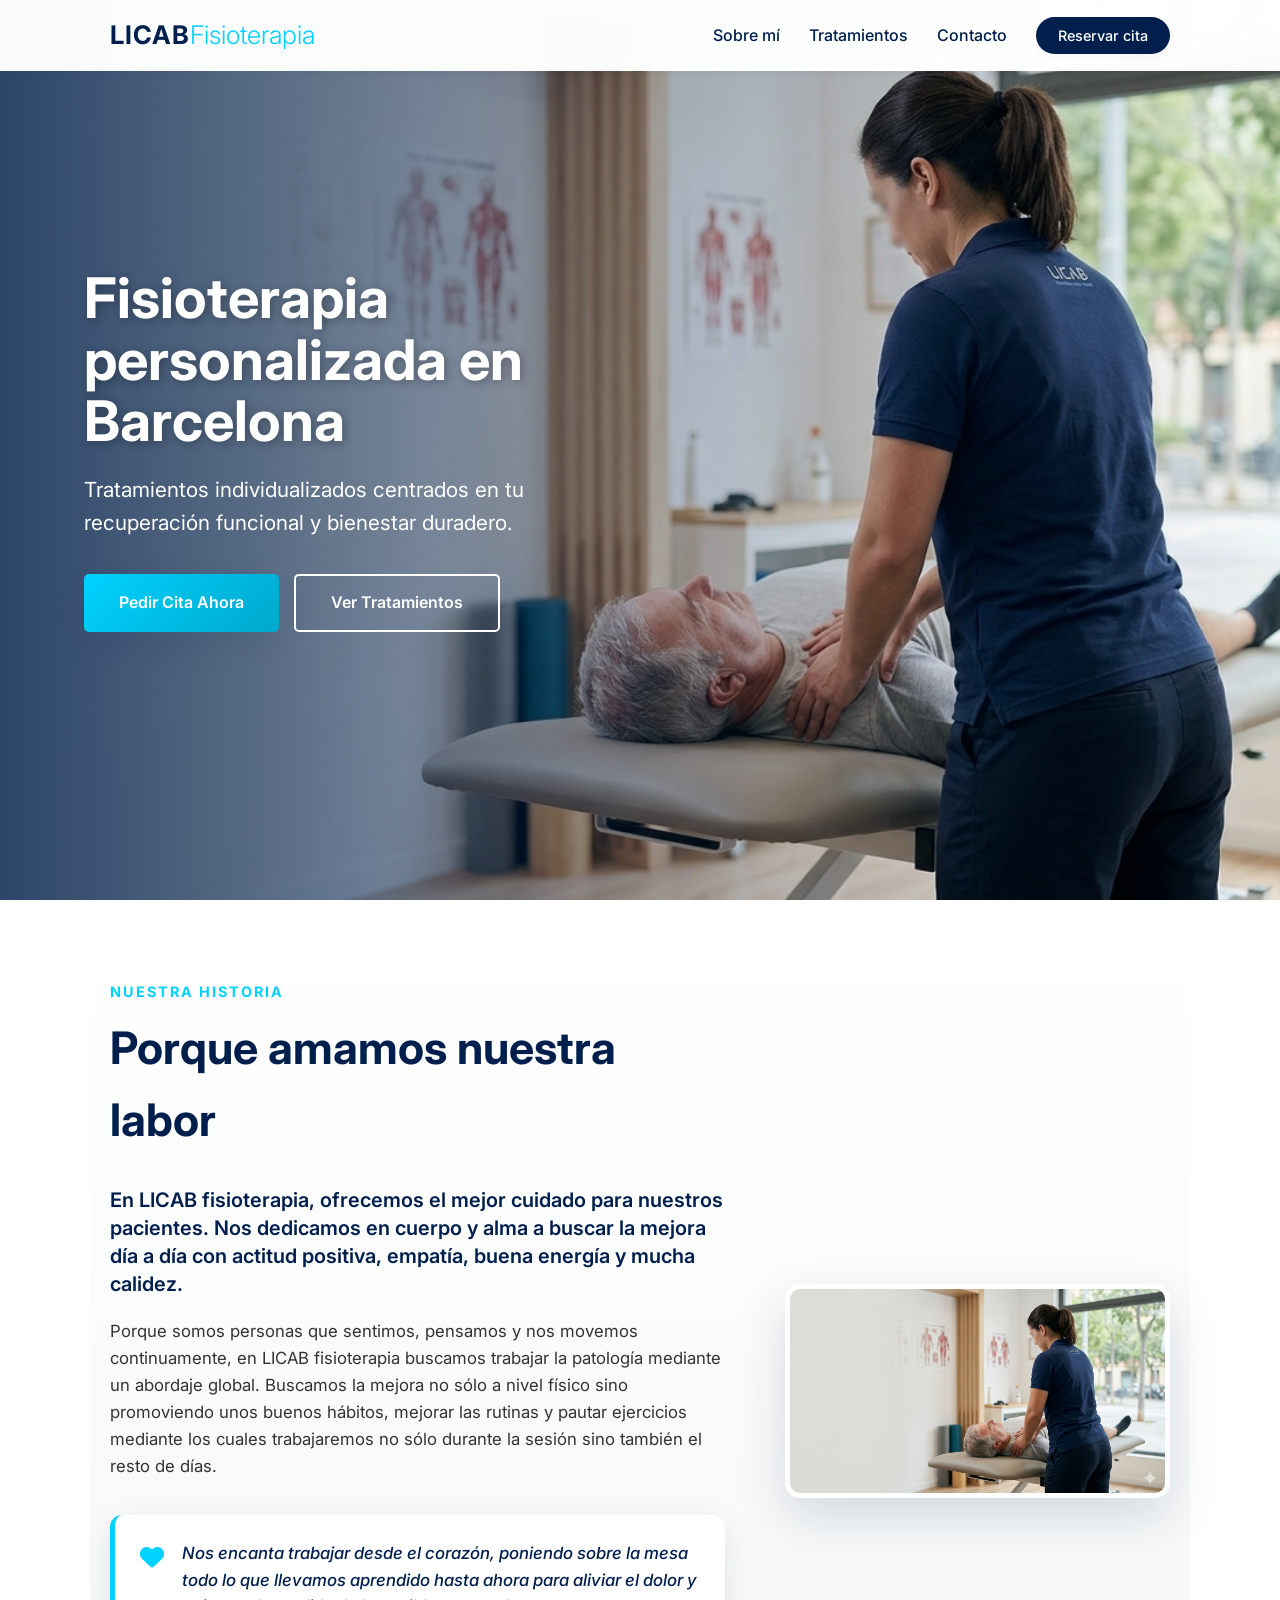
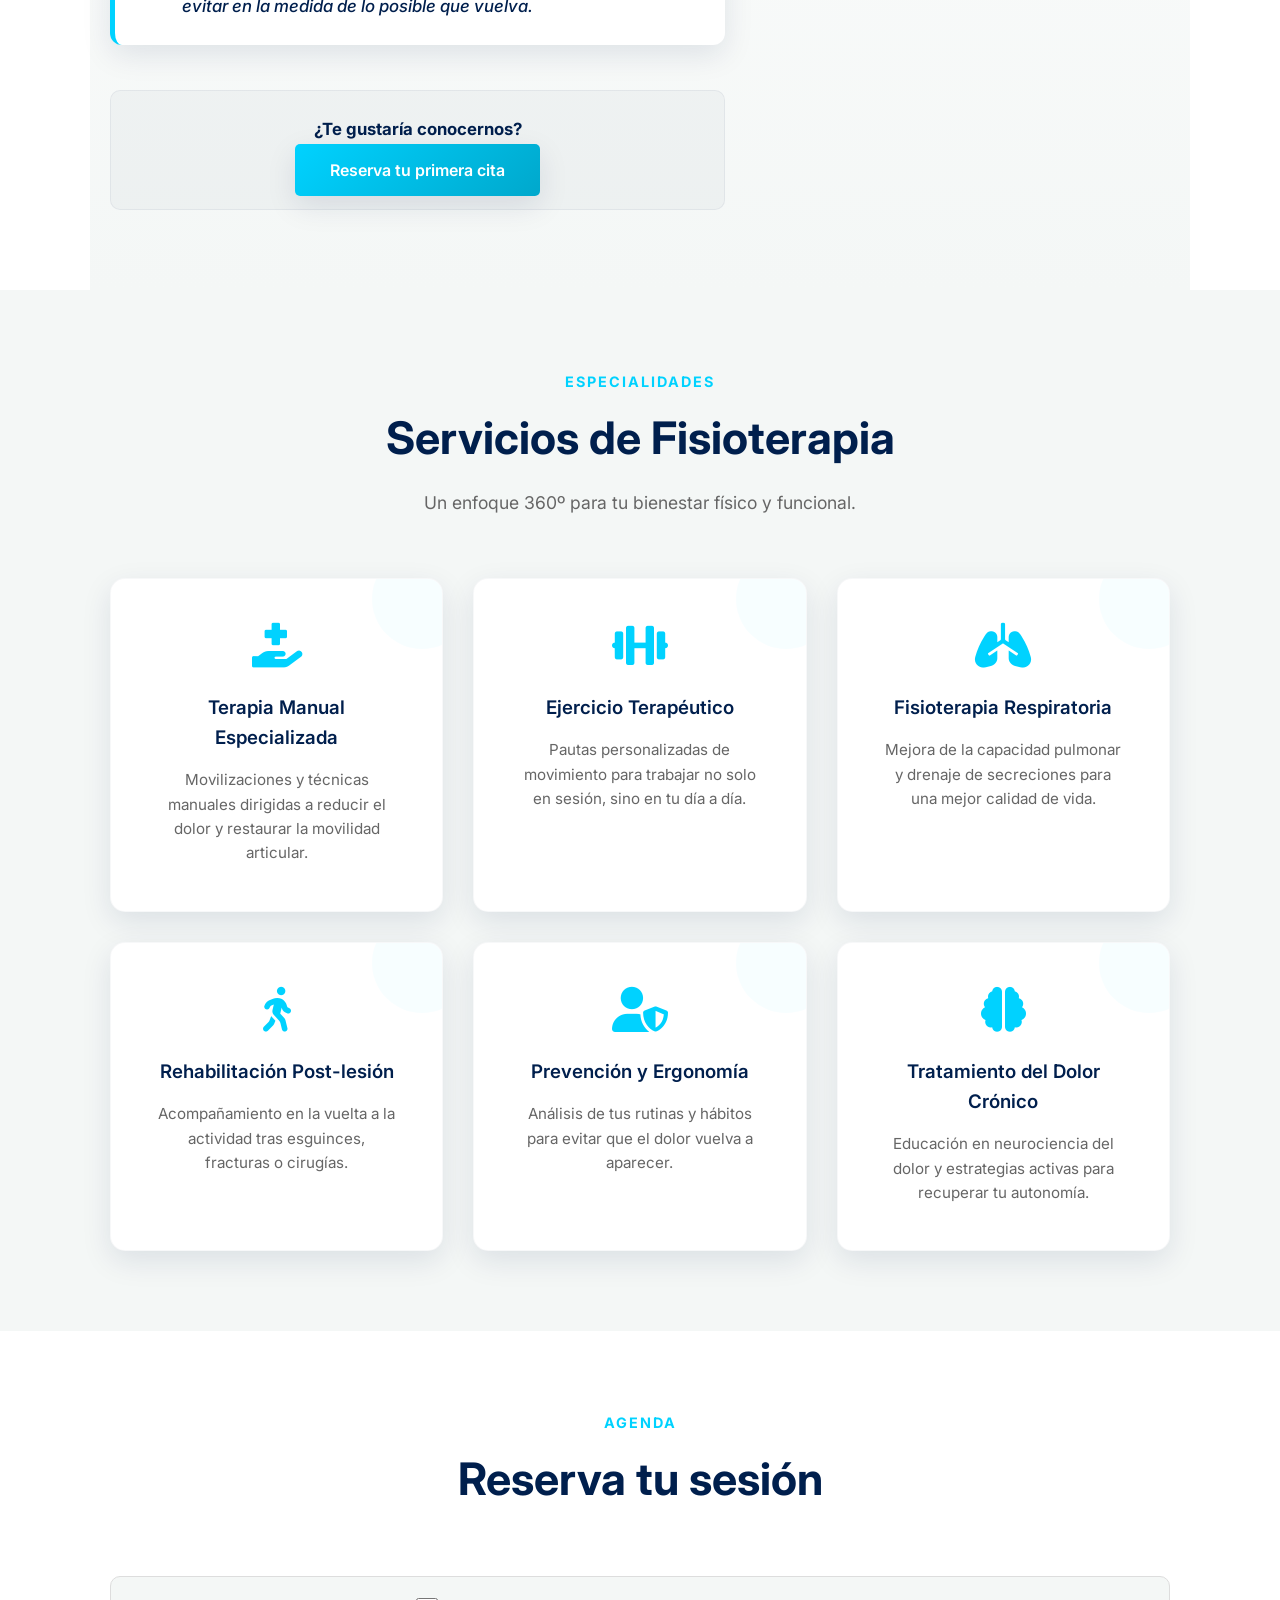
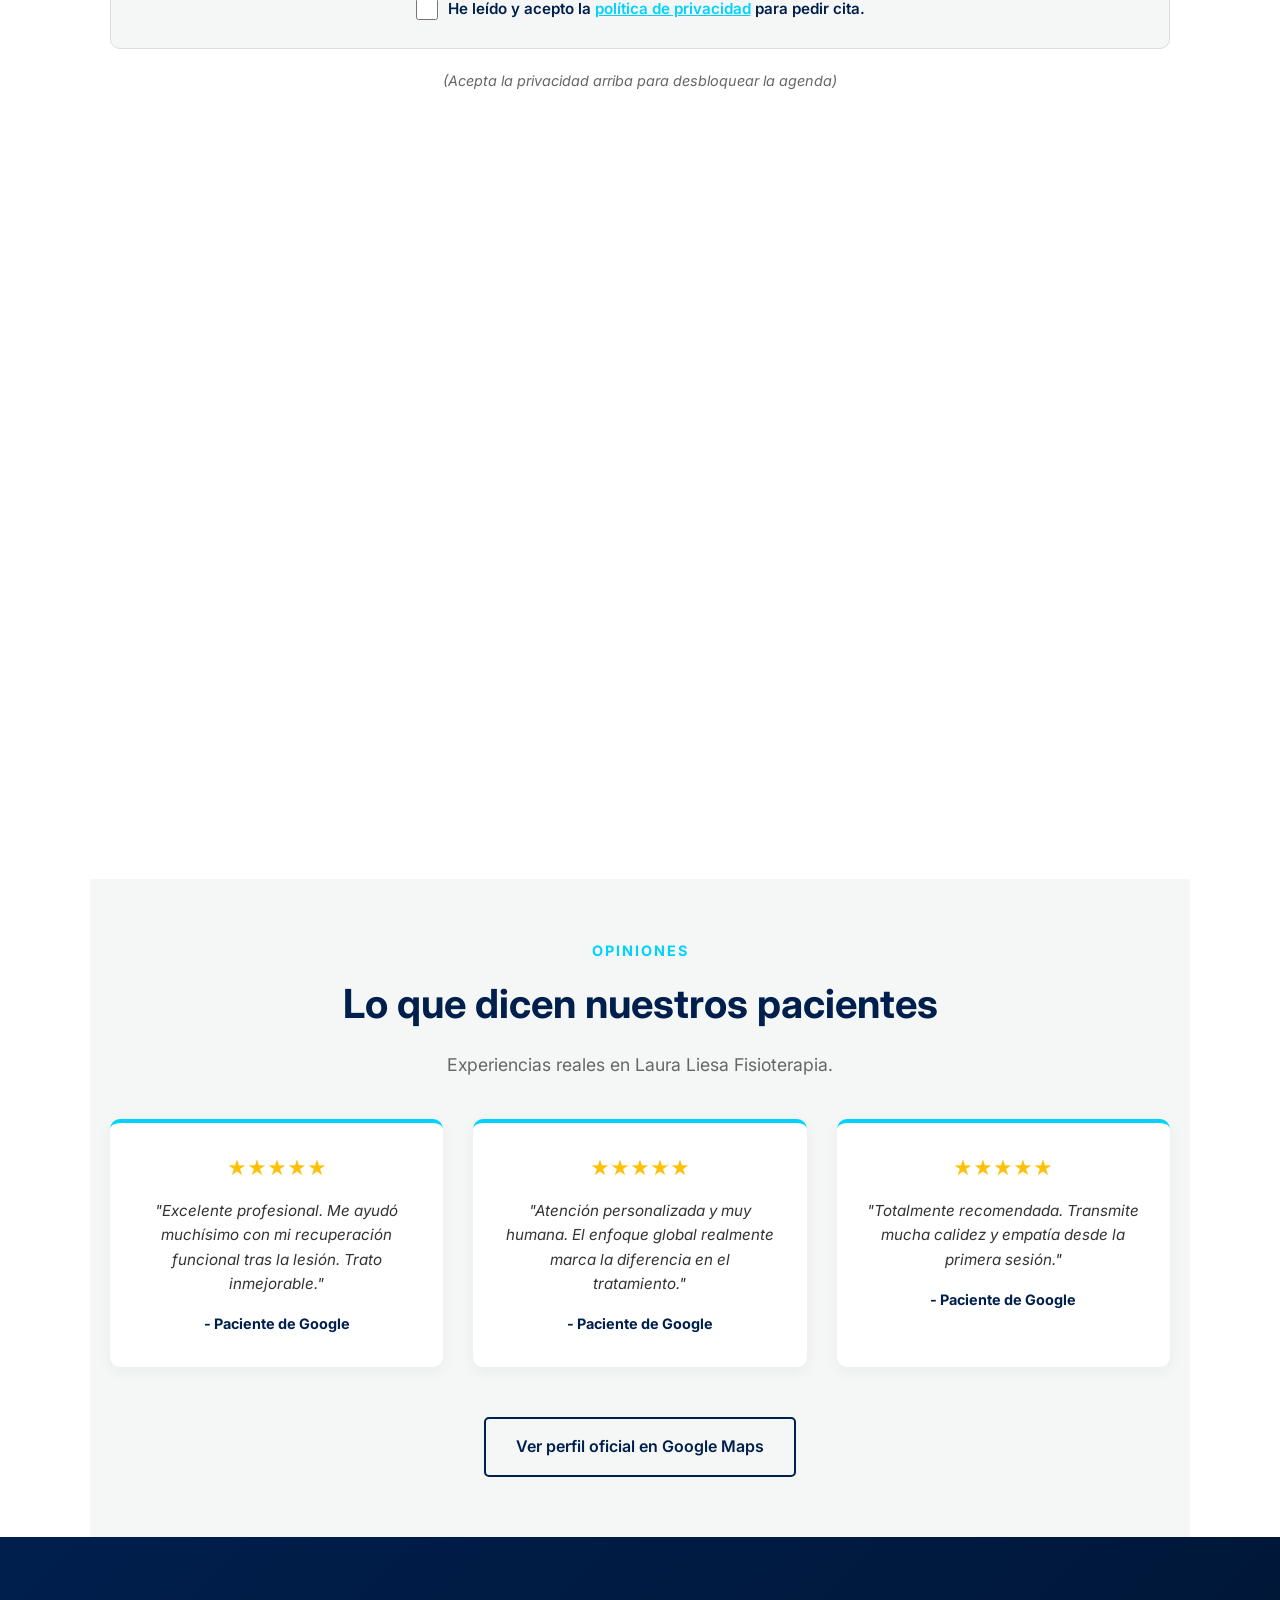
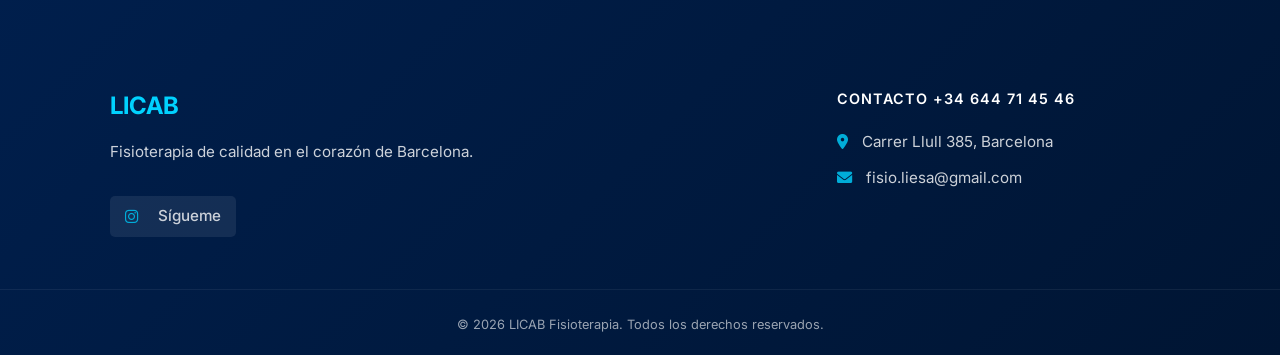
<file: index.html>
<!DOCTYPE html>
<html lang="es">
<head>
    <meta charset="UTF-8">
    <meta name="viewport" content="width=device-width, initial-scale=1.0">
    <title>LICAB Fisioterapia | Recuperación Funcional en Barcelona</title>
    <link href="https://fonts.googleapis.com/css2?family=Inter:wght@300;400;600;700&display=swap" rel="stylesheet">
    <link rel="stylesheet" href="https://cdnjs.cloudflare.com/ajax/libs/font-awesome/6.0.0/css/all.min.css">
    <link rel="stylesheet" href="style.css">
</head>
<body>

<header>
    <div class="container nav-container">
        <div class="logo">LICAB<span>Fisioterapia</span></div>
        <nav>
            <a href="#sobre">Sobre mí</a>
            <a href="#tratamientos">Tratamientos</a>
            <a href="#contacto">Contacto</a>
            <a class="btn-nav" href="#reserva">Reservar cita</a>
        </nav>
    </div>
</header>

<!-- SECCIÓN HERO (Encabezado) -->
<section class="hero">
    <div class="container hero-content-left"> <!-- Cambiamos el nombre de la clase aquí -->
        <h1>Fisioterapia personalizada en Barcelona</h1>
        <p>Tratamientos individualizados centrados en tu recuperación funcional y bienestar duradero.</p>
        <div class="hero-btns">
            <a class="btn-primary" href="#reserva">Pedir Cita Ahora</a>
            <a class="btn-secondary" href="#tratamientos">Ver Tratamientos</a>
        </div>
    </div>
</section>

<section id="sobre" class="container">
    <div class="sobre-nosotros-wrapper">
        
        <div class="sobre-text-content">
            <div class="section-header align-left">
                <span class="subtitle">Nuestra Historia</span>
                <h2>Porque amamos nuestra labor</h2>
            </div>
            
            <p class="lead">En LICAB fisioterapia, ofrecemos el mejor cuidado para nuestros pacientes. Nos dedicamos en cuerpo y alma a buscar la mejora día a día con actitud positiva, empatía, buena energía y mucha calidez.</p>
            
            <p>Porque somos personas que sentimos, pensamos y nos movemos continuamente, en LICAB fisioterapia buscamos trabajar la patología mediante un abordaje global. Buscamos la mejora no sólo a nivel físico sino promoviendo unos buenos hábitos, mejorar las rutinas y pautar ejercicios mediante los cuales trabajaremos no sólo durante la sesión sino también el resto de días.</p>
            
            <div class="destacado">
                <i class="fas fa-heart"></i>
                <p>Nos encanta trabajar desde el corazón, poniendo sobre la mesa todo lo que llevamos aprendido hasta ahora para aliviar el dolor y evitar en la medida de lo posible que vuelva.</p>
            </div>
            
            <div class="cta-sobre">
                <p><strong>¿Te gustaría conocernos?</strong></p>
                <a class="btn-primary" href="#reserva">Reserva tu primera cita</a>
            </div>
        </div>
        
        <div class="sobre-image">
            <img src="hero-licab.png" alt="Terapia funcional en LICAB Fisioterapia">
        </div>
        
    </div>
</section>

<section id="tratamientos" class="bg-light">
    <div class="container">
        <div class="section-header">
            <span class="subtitle">Especialidades</span>
            <h2>Servicios de Fisioterapia</h2>
            <p>Un enfoque 360º para tu bienestar físico y funcional.</p>
        </div>
        <div class="grid">
            <div class="card">
                <i class="fas fa-hand-holding-medical"></i>
                <h3>Terapia Manual Especializada</h3>
                <p>Movilizaciones y técnicas manuales dirigidas a reducir el dolor y restaurar la movilidad articular.</p>
            </div>
            <div class="card">
                <i class="fas fa-dumbbell"></i>
                <h3>Ejercicio Terapéutico</h3>
                <p>Pautas personalizadas de movimiento para trabajar no solo en sesión, sino en tu día a día.</p>
            </div>
            <div class="card">
                <i class="fas fa-lungs"></i>
                <h3>Fisioterapia Respiratoria</h3>
                <p>Mejora de la capacidad pulmonar y drenaje de secreciones para una mejor calidad de vida.</p>
            </div>
            <div class="card">
                <i class="fas fa-walking"></i>
                <h3>Rehabilitación Post-lesión</h3>
                <p>Acompañamiento en la vuelta a la actividad tras esguinces, fracturas o cirugías.</p>
            </div>
            <div class="card">
                <i class="fas fa-user-shield"></i>
                <h3>Prevención y Ergonomía</h3>
                <p>Análisis de tus rutinas y hábitos para evitar que el dolor vuelva a aparecer.</p>
            </div>
            <div class="card">
                <i class="fas fa-brain"></i>
                <h3>Tratamiento del Dolor Crónico</h3>
                <p>Educación en neurociencia del dolor y estrategias activas para recuperar tu autonomía.</p>
            </div>
        </div>
    </div>
</section>
    
<section id="reserva" class="container" style="text-align: center;">
    <div class="section-header">
        <span class="subtitle">Agenda</span>
        <h2>Reserva tu sesión</h2>
    </div>

    <!-- Bloque de Privacidad Simple -->
    <div id="privacidad-wrapper" style="background: #f4f7f6; padding: 20px; border-radius: 10px; margin-bottom: 20px; border: 1px solid #ddd;">
        <label style="display: inline-flex; align-items: center; gap: 10px; cursor: pointer; font-size: 0.95rem; color: #001f4d; font-weight: 600;">
            <input type="checkbox" id="check-privacidad" style="width: 22px; height: 22px; cursor: pointer;">
            <span>He leído y acepto la <a href="politica-privacidad.html" target="_blank" style="color: #00d2ff; text-decoration: underline;">política de privacidad</a> para pedir cita.</span>
        </label>
    </div>

    <!-- Contenedor del Calendario (Oculto inicialmente) -->
    <div id="calendario-real" style="display: none; transition: all 0.5s ease; border-radius: 15px; overflow: hidden; box-shadow: var(--shadow-lg);">
        <iframe src="https://calendar.google.com/calendar/appointments/schedules/AcZssZ2XTrCWddEaJgsJEPg79zLA_coo40EEr0-ue2dcahUxBSBDdpZVx-xf2ixdfQ2lwGW5abkNfTvt?gv=true" style="border: 0" width="100%" height="700" frameborder="0"></iframe>
    </div>
    
    <!-- Mensaje de aviso si no está marcado -->
    <p id="aviso-click" style="color: #666; font-style: italic; font-size: 0.9rem;">(Acepta la privacidad arriba para desbloquear la agenda)</p>
</section>

        <!-- El Calendario Real -->
        <iframe src="https://calendar.google.com/calendar/appointments/schedules/AcZssZ2XTrCWddEaJgsJEPg79zLA_coo40EEr0-ue2dcahUxBSBDdpZVx-xf2ixdfQ2lwGW5abkNfTvt?gv=true" style="border: 0" width="100%" height="700" frameborder="0"></iframe>
    </div>
</section>

    <section id="resenas" class="container bg-light" style="padding: 60px 20px; text-align: center;">
    
    <div class="section-header" style="margin-bottom: 40px;">
        <span class="subtitle" style="color: #00d2ff; text-transform: uppercase; letter-spacing: 2px; font-weight: 700; font-size: 0.9rem;">Opiniones</span>
        <h2 style="color: #001f4d; font-size: 2.5rem; margin-top: 10px;">Lo que dicen nuestros pacientes</h2>
        <p style="color: #666; max-width: 600px; margin: 15px auto 0;">Experiencias reales en Laura Liesa Fisioterapia.</p>
    </div>
    
    <div class="resenas-grid" style="display: grid; grid-template-columns: repeat(auto-fit, minmax(300px, 1fr)); gap: 30px; margin-bottom: 50px;">
        
        <div class="resena-card" style="background: #fff; padding: 30px; border-radius: 10px; box-shadow: 0 4px 15px rgba(0,0,0,0.05); border-top: 4px solid #00d2ff;">
            <div class="stars" style="color: #ffc107; font-size: 1.2rem; margin-bottom: 15px;">★★★★★</div>
            <p style="font-style: italic; color: #333; line-height: 1.6; margin-bottom: 15px;">"Excelente profesional. Me ayudó muchísimo con mi recuperación funcional tras la lesión. Trato inmejorable."</p>
            <span class="autor" style="font-weight: 700; color: #001f4d; font-size: 0.9rem;">- Paciente de Google</span>
        </div>
        
        <div class="resena-card" style="background: #fff; padding: 30px; border-radius: 10px; box-shadow: 0 4px 15px rgba(0,0,0,0.05); border-top: 4px solid #00d2ff;">
            <div class="stars" style="color: #ffc107; font-size: 1.2rem; margin-bottom: 15px;">★★★★★</div>
            <p style="font-style: italic; color: #333; line-height: 1.6; margin-bottom: 15px;">"Atención personalizada y muy humana. El enfoque global realmente marca la diferencia en el tratamiento."</p>
            <span class="autor" style="font-weight: 700; color: #001f4d; font-size: 0.9rem;">- Paciente de Google</span>
        </div>
        
        <div class="resena-card" style="background: #fff; padding: 30px; border-radius: 10px; box-shadow: 0 4px 15px rgba(0,0,0,0.05); border-top: 4px solid #00d2ff;">
            <div class="stars" style="color: #ffc107; font-size: 1.2rem; margin-bottom: 15px;">★★★★★</div>
            <p style="font-style: italic; color: #333; line-height: 1.6; margin-bottom: 15px;">"Totalmente recomendada. Transmite mucha calidez y empatía desde la primera sesión."</p>
            <span class="autor" style="font-weight: 700; color: #001f4d; font-size: 0.9rem;">- Paciente de Google</span>
        </div>
        
    </div> <div class="google-btn-container" style="margin-top: 20px;">
        <a href="https://g.page/r/CVxF7CAu9bawEBM/" 
           target="_blank" 
           class="btn-google-direct"
           style="display: inline-block; padding: 15px 30px; background-color: transparent; color: #001f4d; border: 2px solid #001f4d; border-radius: 5px; font-weight: 600; text-decoration: none; transition: all 0.3s ease;">
           Ver perfil oficial en Google Maps
        </a>
    </div>
</section>
    
<footer id="contacto">
    <div class="container footer-grid">
        <div>
            <h3>LICAB</h3>
            <p>Fisioterapia de calidad en el corazón de Barcelona.</p>
            <p class="social-links">
                <a href="https://instagram.com/TU_USUARIO" target="_blank">
                    <i class="fab fa-instagram"></i> Sígueme
                </a>
            </p>
        </div>
        <div>
            <h4>Contacto +34 644 71 45 46</h4>
            <p><i class="fas fa-map-marker-alt"></i> Carrer Llull 385, Barcelona</p>
            <p><i class="fas fa-envelope"></i> fisio.liesa@gmail.com</p>
        </div>
    </div>
    <div class="footer-bottom">
        <p>© 2026 LICAB Fisioterapia. Todos los derechos reservados.</p>
    </div>
</footer>

<script src="script.js"></script>
</body>
</html>
</file>
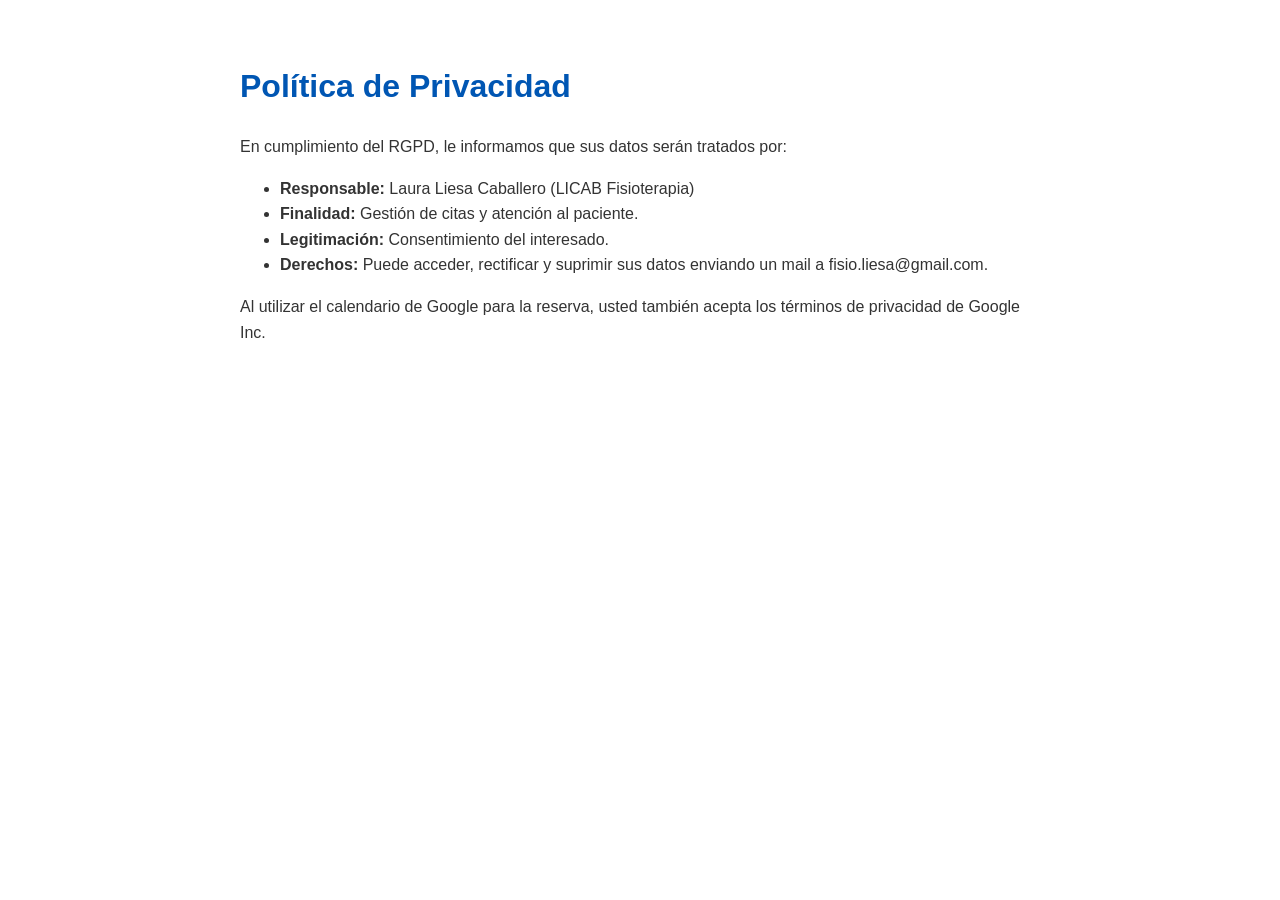
<file: politica-privacidad.html>
<!DOCTYPE html>
<html lang="es">
<head>
    <meta charset="UTF-8">
    <title>Política de Privacidad - LICAB</title>
    <style>
        body { font-family: sans-serif; line-height: 1.6; padding: 40px; max-width: 800px; margin: auto; color: #333; }
        h1 { color: #0056b3; }
        h2 { margin-top: 30px; }
    </style>
</head>
<body>
    <h1>Política de Privacidad</h1>
    <p>En cumplimiento del RGPD, le informamos que sus datos serán tratados por:</p>
    <ul>
        <li><strong>Responsable:</strong> Laura Liesa Caballero (LICAB Fisioterapia)</li>
        <li><strong>Finalidad:</strong> Gestión de citas y atención al paciente.</li>
        <li><strong>Legitimación:</strong> Consentimiento del interesado.</li>
        <li><strong>Derechos:</strong> Puede acceder, rectificar y suprimir sus datos enviando un mail a fisio.liesa@gmail.com.</li>
    </ul>
    <p>Al utilizar el calendario de Google para la reserva, usted también acepta los términos de privacidad de Google Inc.</p>
</body>
</html>
</file>
<file: style.css>
/* =========================================
   LICAB Fisioterapia - Estilos Profesionales
   Paleta: Azul Marino, Blanco, Cian Eléctrico
   ========================================= */

:root {
    /* Colores Principales */
    --navy: #001f4d;         /* Tu azul marino corporativo */
    --white: #ffffff;
    
    /* Colores Complementarios y Acentos */
    --light-bg: #f4f7f6;     /* Gris azulado muy suave para fondos */
    --accent: #00d2ff;       /* Cian eléctrico para botones y destaques */
    --accent-dark: #00a8cc;  /* Cian oscuro para hover */
    --text-main: #333333;
    --text-light: #666666;
    
    /* Profundidad y Capas */
    --shadow-sm: 0 2px 8px rgba(0, 31, 77, 0.05);
    --shadow-md: 0 10px 30px rgba(0, 31, 77, 0.1);
    --shadow-lg: 0 20px 50px rgba(0, 31, 77, 0.15);
    
    /* Transiciones */
    --transition: all 0.3s cubic-bezier(0.4, 0, 0.2, 1);
}

/* --- Resets Básicos y Tipografía --- */
* { box-sizing: border-box; margin: 0; padding: 0; }

.resena-card {
    background: var(--white);
    padding: 30px !important;
    border-top: 4px solid var(--accent) !important;
}

.stars {
    color: #ffc107; /* Dorado Google */
    font-size: 1.2rem;
    margin-bottom: 15px;
}

.resena-card p {
    font-style: italic;
    font-size: 0.95rem;
    color: var(--text-main);
    margin-bottom: 15px;
}

.autor {
    font-weight: 700;
    color: var(--navy);
    font-size: 0.9rem;
}
html { scroll-behavior: smooth; font-size: 16px; }

body { 
    font-family: 'Inter', sans-serif; 
    color: var(--text-main); 
    line-height: 1.6;
    background-color: var(--white);
}

.container { max-width: 1100px; margin: 0 auto; padding: 80px 20px; }

/* --- Header y Navegación Dinámica --- */
header {
    background: rgba(255, 255, 255, 0.98);
    backdrop-filter: blur(10px);
    position: fixed; width: 100%; top: 0; z-index: 1000;
    transition: var(--transition);
    /* Sombra inicial suave */
    box-shadow: var(--shadow-sm);
}

/* Clase que se añade con JS al hacer scroll (script.js debe estar activo) */
header.sticky {
    box-shadow: var(--shadow-md);
    padding: 10px 0;
}

.nav-container {
    display: flex; justify-content: space-between; align-items: center;
    padding: 15px 20px;
}

.logo { 
    font-weight: 700; font-size: 1.6rem; 
    color: var(--navy); 
    text-transform: uppercase; letter-spacing: 1px;
}
.logo span { color: var(--accent); font-weight: 300; text-transform: none; letter-spacing: 0; }

nav a { 
    text-decoration: none; color: var(--navy); 
    margin-left: 25px; font-weight: 500; 
    transition: var(--transition);
    position: relative;
}

nav a:not(.btn-nav)::after {
    content: ''; position: absolute; width: 0; height: 2px; 
    bottom: -5px; left: 0; background-color: var(--accent);
    transition: var(--transition);
}

nav a:not(.btn-nav):hover::after { width: 100%; }
nav a:hover { color: var(--accent); }

.btn-nav {
    background: var(--navy); color: white !important;
    padding: 10px 22px; border-radius: 50px;
    font-size: 0.9rem;
    box-shadow: var(--shadow-sm);
}
.btn-nav:hover { background: var(--accent); transform: translateY(-2px); box-shadow: var(--shadow-md); }

/* --- Ajuste Definitivo Hero a la Izquierda --- */
.hero {
    background: 
        linear-gradient(90deg, rgba(0, 31, 77, 0.8) 0%, rgba(0, 31, 77, 0.2) 60%, transparent 100%), 
        url('hero-licab.png') center/cover no-repeat;
    height: 100vh;
    display: flex; 
    align-items: center; 
    justify-content: flex-start; /* Alinea al inicio del eje principal */
    text-align: left;
    color: white;
    margin-top: 0;
}

.hero-content-left {
    max-width: 600px;
    margin-left: 5%;      /* Separación del borde izquierdo */
    margin-right: auto;   /* Esto empuja todo el bloque hacia la izquierda */
    padding: 20px;
    display: flex;
    flex-direction: column;
    align-items: flex-start; /* Alinea los hijos (h1, p, btns) a la izquierda */
}

.hero-btns {
    display: flex;
    gap: 15px;
    justify-content: flex-start; /* Asegura que los botones no se centren */
    width: 100%;
}

/* Re-ajuste para móviles (aquí sí es mejor centrar por legibilidad) */
@media (max-width: 768px) {
    .hero-content-left {
        margin-left: auto;
        margin-right: auto;
        text-align: center;
        align-items: center;
    }
    .hero-btns {
        justify-content: center;
        flex-direction: column;
    }
}

.hero-content {
    max-width: 650px; /* Limitamos el ancho para que no cruce toda la pantalla */
    padding-left: 8%; /* Espacio de cortesía respecto al borde izquierdo */
}

.hero h1 { 
    font-size: 3.5rem; 
    margin-bottom: 20px; 
    font-weight: 700; 
    line-height: 1.1;
    text-shadow: 2px 2px 10px rgba(0,0,0,0.3);
}

.hero p { 
    font-size: 1.3rem; 
    margin-bottom: 35px; 
    max-width: 500px; /* El párrafo se lee mejor si no es muy ancho */
}

.hero-btns { 
    display: flex; 
    gap: 15px; 
    justify-content: flex-start; /* Botones alineados a la izquierda */
}

/* Ajuste para móviles: centramos el contenido para que sea legible en pantallas pequeñas */
@media (max-width: 768px) {
    .hero {
        justify-content: center;
        text-align: center;
    }
    .hero-content {
        padding-left: 20px;
        padding-right: 20px;
    }
    .hero-btns {
        justify-content: center;
        flex-direction: column;
    }
}

/* Botones con degradado sutil */
.btn-primary {
    background: linear-gradient(135deg, var(--accent) 0%, var(--accent-dark) 100%);
    color: white; padding: 16px 35px; border-radius: 5px; 
    text-decoration: none; font-weight: 600; 
    transition: var(--transition);
    box-shadow: var(--shadow-md);
    border: none; cursor: pointer;
}

.btn-secondary {
    border: 2px solid white; color: white;
    padding: 14px 35px; border-radius: 5px; text-decoration: none;
    font-weight: 600; transition: var(--transition);
    backdrop-filter: blur(5px);
}

.btn-primary:hover { 
    transform: translateY(-3px); 
    box-shadow: var(--shadow-lg);
}

.btn-secondary:hover { 
    background: rgba(255,255,255,0.1);
    transform: translateY(-2px);
}

/* --- Secciones Generales y Títulos --- */
.section-header { text-align: center; margin-bottom: 60px; max-width: 700px; margin-left: auto; margin-right: auto; }
.subtitle { color: var(--accent); text-transform: uppercase; letter-spacing: 2px; font-size: 0.9rem; font-weight: 700; margin-bottom: 10px; display: block; }
.section-header h2 { color: var(--navy); font-size: 2.8rem; font-weight: 700; margin-bottom: 15px; }
.section-header p { color: var(--text-light); font-size: 1.1rem; }

.bg-light { background-color: var(--light-bg); }

/* --- Sobre Nosotros (Con Degradado de Fondo sutil) --- */
#sobre {
    background: linear-gradient(180deg, var(--white) 0%, var(--light-bg) 100%);
}

.sobre-nosotros-wrapper {
    display: grid;
    grid-template-columns: 1.6fr 1fr; /* Más espacio al texto */
    gap: 60px;
    align-items: center;
}

.align-left { text-align: left; margin-bottom: 30px; margin-left: 0; }

.sobre-text-content p { margin-bottom: 20px; color: var(--text-main); font-size: 1.05rem; }
.sobre-text-content p.lead { font-size: 1.25rem; color: var(--navy); font-weight: 600; line-height: 1.4; }

/* Recuadro Destacado con profundidad */
.destacado {
    background: var(--white);
    padding: 25px;
    border-radius: 12px;
    border-left: 5px solid var(--accent);
    margin: 35px 0;
    display: flex; align-items: start; gap: 18px;
    box-shadow: var(--shadow-md);
}

.destacado i { color: var(--accent); font-size: 1.5rem; margin-top: 5px; }
.destacado p { margin: 0; font-style: italic; color: var(--navy); font-weight: 500; }

.cta-sobre {
    margin-top: 45px; background: rgba(0, 31, 77, 0.03);
    padding: 25px; border-radius: 10px; text-align: center;
    border: 1px solid rgba(0, 31, 77, 0.05);
}
.cta-sobre p { color: var(--navy); margin-bottom: 15px; }

/* Imagen con borde y sombra para profundidad */
.sobre-image img {
    width: 100%;
    border-radius: 15px;
    box-shadow: var(--shadow-lg);
    border: 5px solid var(--white);
    transition: var(--transition);
}
.sobre-image img:hover { transform: scale(1.02); }

/* --- Grid de Servicios (Tarjetas con Capas) --- */
.grid {
    display: grid;
    grid-template-columns: repeat(auto-fit, minmax(300px, 1fr));
    gap: 30px;
}

.card {
    background: var(--white); padding: 45px; border-radius: 15px;
    box-shadow: var(--shadow-md); transition: var(--transition); 
    text-align: center; border: 1px solid rgba(0, 31, 77, 0.03);
    position: relative; overflow: hidden;
}

/* Decoración sutil de fondo en la tarjeta */
.card::before {
    content: ''; position: absolute; width: 100px; height: 100px;
    background: rgba(0, 210, 255, 0.03);
    border-radius: 50%; top: -30px; right: -30px;
}

.card:hover { 
    transform: translateY(-12px) scale(1.02); 
    box-shadow: var(--shadow-lg);
    border-color: rgba(0, 210, 255, 0.1);
}

.card i { font-size: 2.8rem; color: var(--accent); margin-bottom: 25px; }
.card h3 { color: var(--navy); margin-bottom: 15px; font-weight: 600; }
.card p { color: var(--text-light); font-size: 0.95rem; }

/* --- Sección Reserva y Calendario --- */
.calendar-wrapper {
    box-shadow: var(--shadow-lg); border-radius: 15px; overflow: hidden;
    background: var(--white); border: 4px solid var(--white);
}

.privacy-notice {
    margin-top: 25px; padding: 20px;
    background: rgba(0, 31, 77, 0.03);
    border-radius: 8px; font-size: 0.85rem; color: var(--text-light);
    text-align: center; border: 1px solid rgba(0, 31, 77, 0.05);
}
.privacy-notice input { margin-right: 10px; cursor: pointer; }
.privacy-notice a { color: var(--navy); text-decoration: underline; font-weight: 500; }

/* --- Footer --- */
footer { 
    background: var(--navy); color: white; 
    padding: 70px 0 20px 0; 
    background: linear-gradient(135deg, #001f4d 0%, #001533 100%);
}
.footer-grid { display: grid; grid-template-columns: 2fr 1fr; gap: 60px; padding-bottom: 40px; }
.footer-grid h3 { color: var(--accent); font-size: 1.5rem; margin-bottom: 15px; }
.footer-grid h4 { margin-bottom: 20px; font-weight: 600; text-transform: uppercase; letter-spacing: 1px; font-size: 0.9rem;}
.footer-grid p { opacity: 0.8; margin-bottom: 12px; font-size: 0.95rem; }
.footer-grid i { margin-right: 10px; color: var(--accent); }

.social-links a {
    color: var(--white); text-decoration: none; font-weight: 500;
    margin-top: 20px; display: inline-flex; align-items: center; gap: 10px;
    padding: 8px 15px; background: rgba(255,255,255,0.1); border-radius: 5px;
    transition: var(--transition);
}
.social-links a:hover { background: var(--accent); transform: translateY(-2px); }

.footer-bottom { text-align: center; border-top: 1px solid rgba(255,255,255,0.1); padding-top: 25px; font-size: 0.8rem; opacity: 0.6; }

/* --- Ajustes Responsive (Móviles) --- */
@media (max-width: 900px) {
    .hero h1 { font-size: 2.8rem; }
    .sobre-nosotros-wrapper { grid-template-columns: 1fr; gap: 40px; }
    .sobre-image { order: -1; } /* Imagen arriba en móvil */
    .align-left { text-align: center; }
}

@media (max-width: 600px) {
    .container { padding: 60px 15px; }
    .hero h1 { font-size: 2.2rem; }
    nav { display: none; } /* Podrías añadir un menú hamburguesa aquí luego */
    .hero-btns { flex-direction: column; gap: 10px; }
    .btn-primary, .btn-secondary { width: 100%; }
}
/* --- Botón Google Directo --- */
.btn-google-direct {
    display: inline-block;
    padding: 15px 35px;
    background-color: transparent;
    color: #001f4d; /* Tu azul marino */
    border: 2px solid #001f4d;
    border-radius: 5px;
    font-weight: 600;
    text-decoration: none;
    transition: all 0.3s ease;
    cursor: pointer;
}

.btn-google-direct:hover {
    background-color: #001f4d;
    color: white;
    transform: translateY(-3px);
    box-shadow: 0 5px 15px rgba(0, 31, 77, 0.2);
}

/* Evitar desplazamientos extraños en la sección */
#resenas {
    overflow: hidden;
    clear: both;
}
</file>
